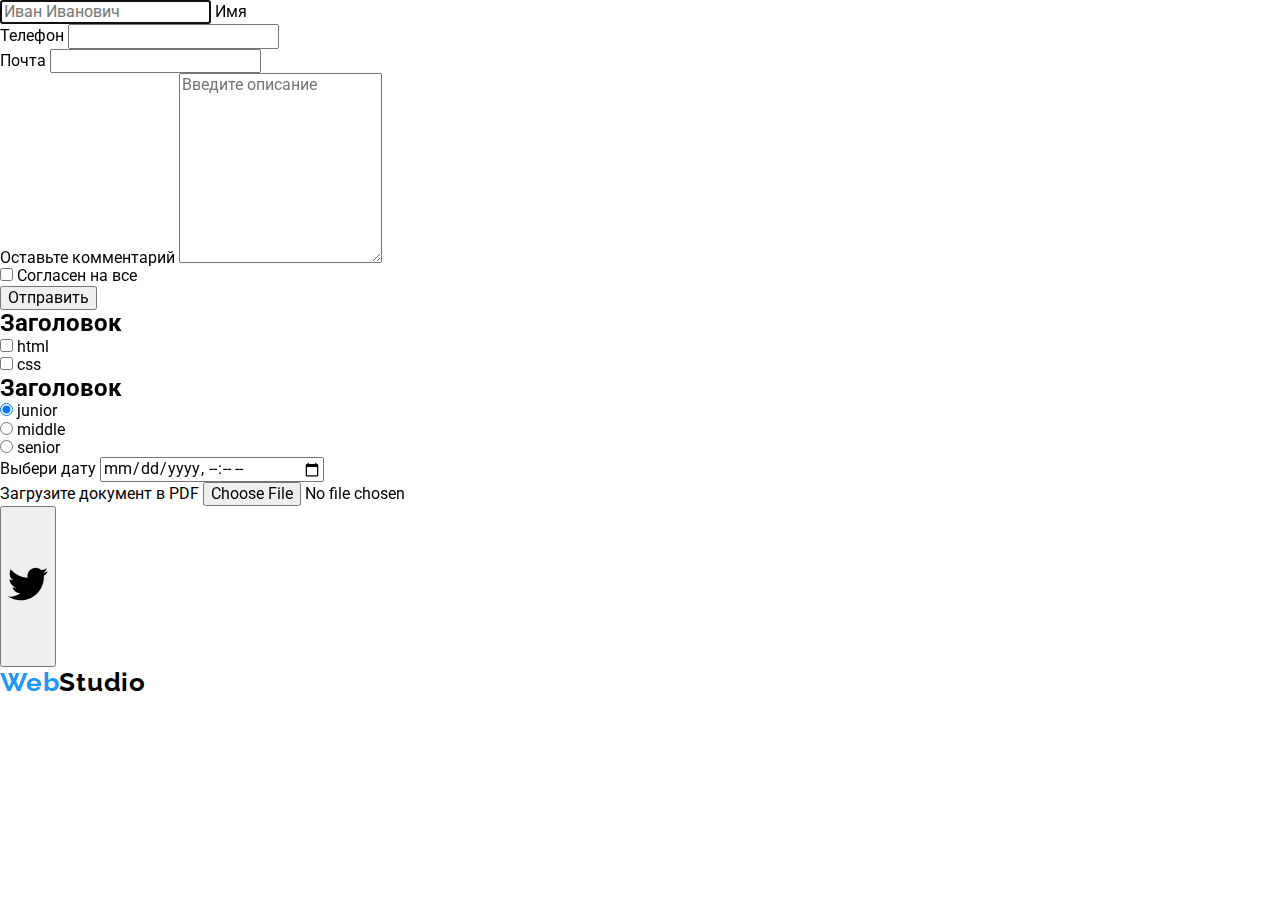
<file: form.html>
<!DOCTYPE html>
<html lang="ru">

<head>
    <meta charset="UTF-8">
    <meta http-equiv="X-UA-Compatible" content="IE=edge">
    <meta name="viewport" content="width=device-width, initial-scale=1.0">
    <link rel="preconnect" href="https://fonts.googleapis.com">
    <link rel="preconnect" href="https://fonts.gstatic.com" crossorigin>
    <link
        href="https://fonts.googleapis.com/css2?family=Raleway:wght@700&family=Roboto:wght@400;500;700;900&display=swap"
        rel="stylesheet">
    <link rel="stylesheet"
        href="https://cdnjs.cloudflare.com/ajax/libs/modern-normalize/1.0.0/modern-normalize.min.css" />
    <link rel="stylesheet" href="./css/main.min.css">
    <title>Студия</title>
</head>

<body>
    <!-- для лого и навигационных элементов -->
    <header class="menu">
        <div class="container header-container">
            <nav class="navigation">
                <a class="logo link" href="index.html" lang="en"><span class="logo-link logo-link-first">Web</span><span
                        class="logo-link logo-link-header">Studio</span> </a>
                <ul class="menu-item list">
                    <li class="menu-item-point">
                        <a class="menu-item-nav  menu-item-current link" href="index.html">Студия</a>
                    </li>
                    <li class="menu-item-point">
                        <a class="menu-item-nav link" href="portfolio.html">Портфолио</a>
                    </li>
                    <li class="menu-item-point">
                        <a class="menu-item-nav link" href="">Контакты</a>
                    </li>
                </ul>
            </nav>
            <ul class="menu-item-contacts list">
                <li class="menu-item-point">
                    <a class="menu-item-contact link" href="mailto:info@devstudio.com">
                        <svg class="icon-header" width="16px" height="12px">
                            <use href="./images/icons/sprite.svg#mail"></use>
                        </svg>info@devstudio.com</a>
                </li>

                <li class="menu-item-point">
                    <a class="menu-item-contact link" href="tel:+380961111111">
                        <svg class="icon-header" width="10px" height="16px">
                            <use href="./images/icons/sprite.svg#smartphone"></use>
                        </svg>+38 096 111 11 11</a>
                </li>
            </ul>
        </div>
    </header>

    <!-- main - для уникальной информации -->
    <main>
        <!-- form-->


        <form class="form js-speaker-form">

            <!-- ИМЯ -->
            <div class="form-field">
                <input type="text" name="name" id="name" placeholder="Иван Иванович" autofocus>
                <label for="name" class="form-label">Имя</label>
            </div>
            <!-- ТЕЛЕФОН -->
            <div class="form-field">
            <label for="tel" class="form-label">Телефон</label>
            <input type="tel" name="tel" id="tel">
</div>
            <!-- МЕЙЛ -->
            <div class="form-field">
            <label for="mail" class="form-label">Почта</label>
            <input type="email" name="mail" id="mail">
            </div>

            <div class="form-field">
                <label for="comment">Оставьте комментарий</label>
                <textarea class="comment" name="comment" id="comment" rows="10" placeholder="Введите описание"></textarea>
            </div>

            <div class="form-field">
                <input type="checkbox" name="policy" id="policy">
                <label for="policy">Согласен на все</label>
            </div>
            
            <button type="submit">Отправить</button>


            <!-- ЧЕКБОКСЫ у группы обязателен "name", через флексбокс не работает fieldset - для этого нужно input обернуть в <div role"group"-->
            <div role="group" class="group">
                <h2 class="group-title">Заголовок</h2>
                <ul class="topic-option">
                <li><input type="checkbox" name="topic" value="html" id="html">
                <label for="html">html</label>
                </li>
                <li><input type="checkbox" name="topic" value="css" id="css">
                <label for="css">css</label>
                </li>
            </ul>
            </div>


            <!-- ВЫБОР ИЗ НЕСКОЛЬКИХ ОДНОГО -->
            <div role="group" class="group">
                <h2 class="group-title">Заголовок</h2>
                
                <ul class="experience-option">
                    <li><input type="radio" name="experience" value="junior" id="junior" checked>
                    <label for="junior">junior</label></li>
                    
                    <li><input type="radio" name="experience" value="middle" id="middle">
                    <label for="middle">middle</label></li>
                    
                    <li><input type="radio" name="experience" value="senior" id="senior">
                    <label for="senior">senior</label></li>
                </ul>
            </div>


            <!-- Время -->
            <div class="form-field">
                <label for="date">Выбери дату</label>
                <input type="datetime-local" name="date" id="date" class="date">
            </div>

            <!-- зАГРУЗКА ФАЙЛА -->
            <div class="form-field">
                <label for="pdf">Загрузите документ в PDF</label>
                <input type="file" name="file" id="file">
            </div>

            <!-- КОММЕНТАРИИ -->
           

         

        </form>
        <div class="nav">

       
        <nav class="navigation">
        <button type="button" class="menu-btn is-open" aria-expanded="false" data-menu-button>
            <svg width="40px" heigth="40px" aria-label="Переключатель мобильного меню">
                <use class="icon-cross" href="./images/icons/sprite.svg#telegram"></use>
                <use class="icon-menu" href="./images/icons/sprite.svg#twitter"></use>
            </svg>
        </button>
        
        <div class="menu-2">
            <nav class="navigation">
                <a class="logo link" href="index.html" lang="en"><span class="logo__link logo_theme_accent">Web</span><span
                        class="logo__link logo_theme_light">Studio</span>
                </a>
                <ul class="list menu">
                    <li class="menu__item">
                        <a class="menu__link menu__link_current link" href="index.html">Студия</a>
                    </li>
                    <li class="menu__item">
                        <a class="menu__link link" href="portfolio.html">Портфолио</a>
                    </li>
                    <li class="menu__item">
                        <a class="menu__link link" href="">Контакты</a>
                    </li>
                </ul>
        </div>
        </nav>


        <nav class="nav">
        
    </nav>
    </div>

    </footer>
    <div class="backdrop is-hidden" data-modal>
        <div class="modal">
            <button type="button" class="modal-close-btn" data-modal-close>
                <svg class="modal-close-logo" width="20px" height="20px">
                    <use href="./images/icons/sprite.svg#telegram"></use>
                </svg>
            </button>
        </div>
    </div>
    <script src="./js/modal.js"></script>
</body>

</html>
</file>
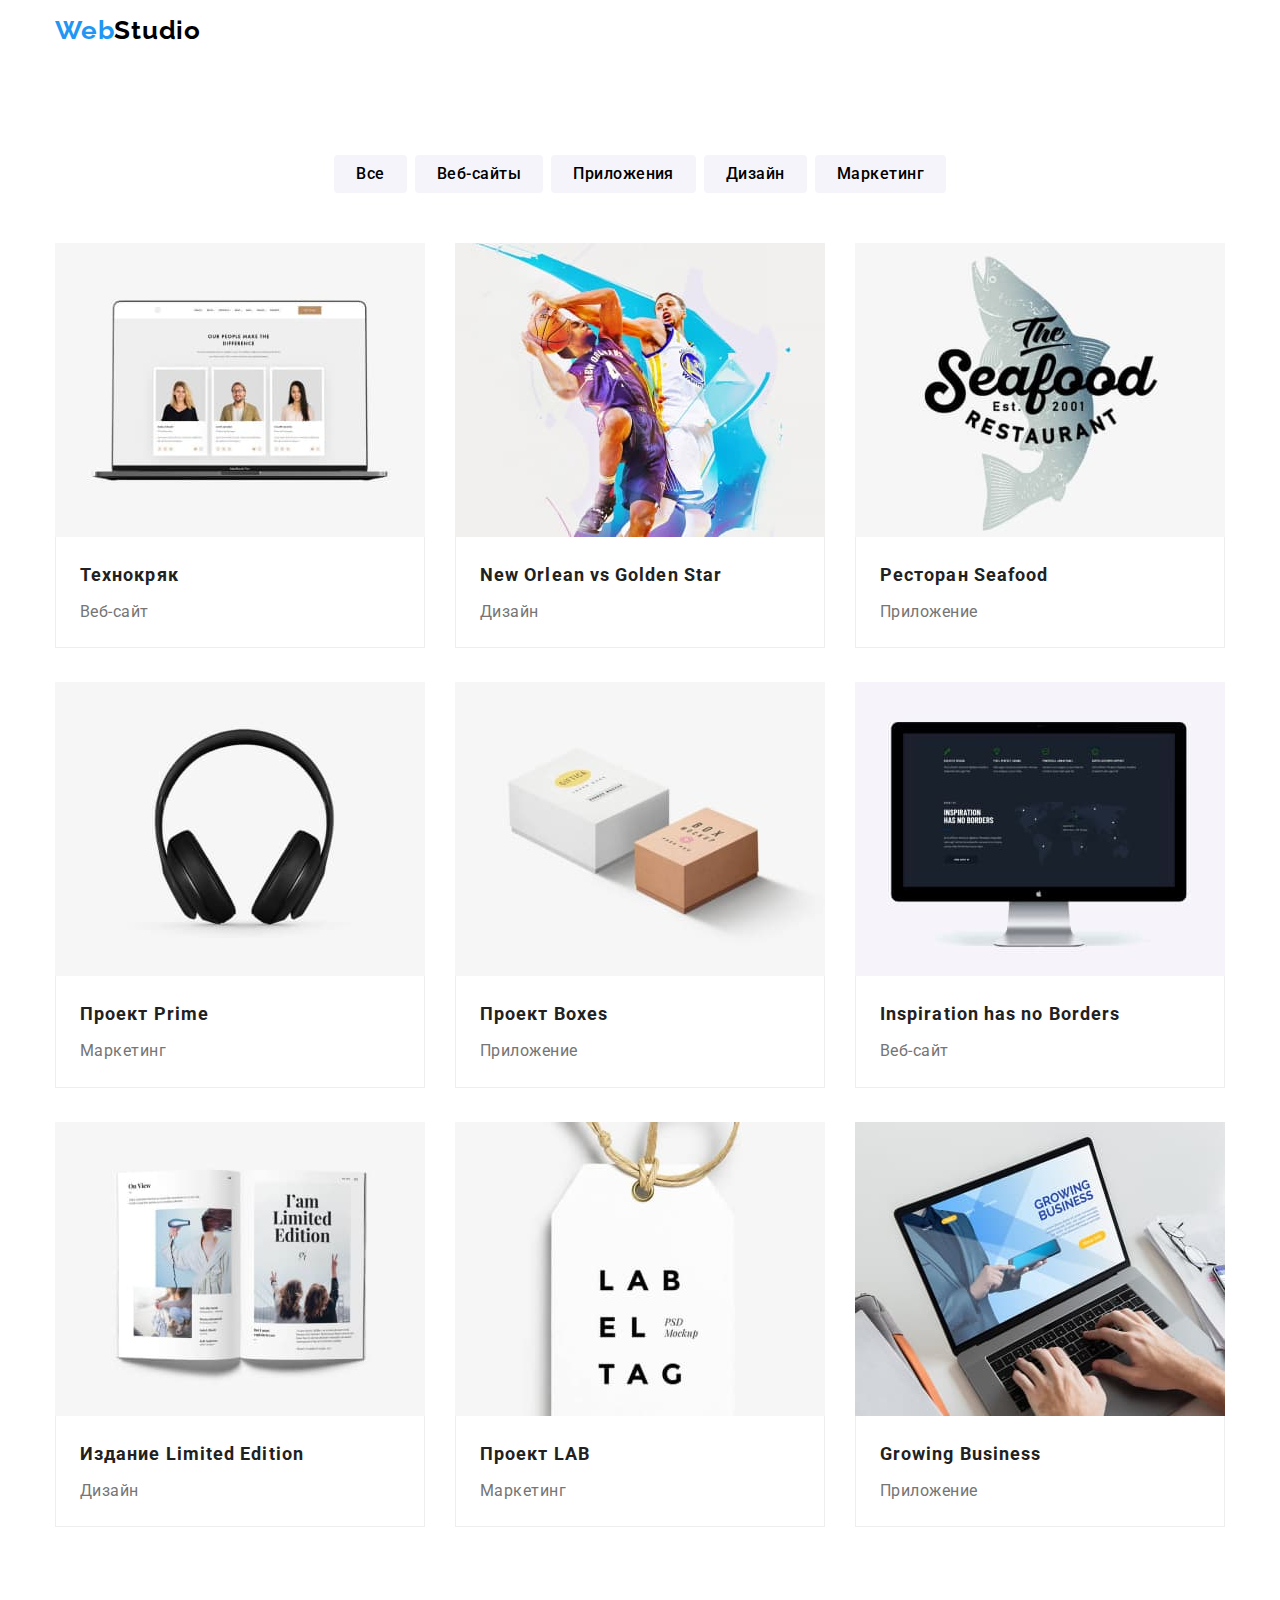
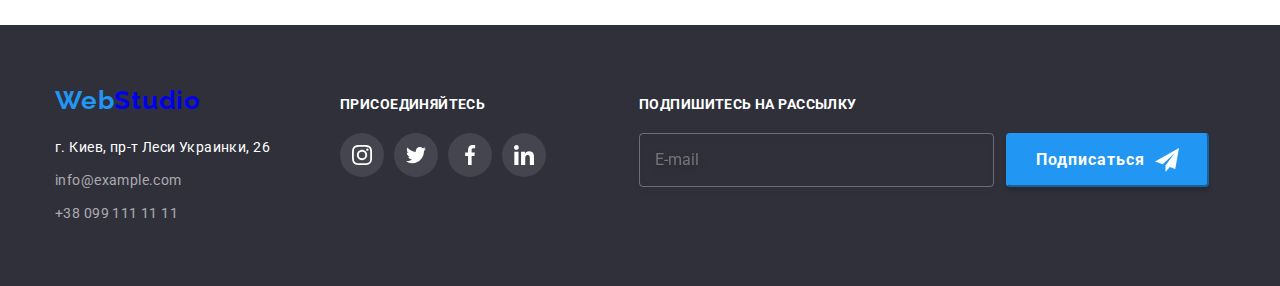
<file: portfolio.html>
<!DOCTYPE html>
<html lang="ru">

<head>
    <meta charset="UTF-8">
    <meta http-equiv="X-UA-Compatible" content="IE=edge">
    <meta name="viewport" content="width=device-width, initial-scale=1.0">
    <link rel="preconnect" href="https://fonts.googleapis.com">
    <link rel="preconnect" href="https://fonts.gstatic.com" crossorigin>
    <link rel="stylesheet"
        href="https://cdnjs.cloudflare.com/ajax/libs/modern-normalize/1.0.0/modern-normalize.min.css" />
            <link href="https://fonts.googleapis.com/css2?family=Raleway:wght@700&family=Roboto:wght@400;500;700;900&display=swap"
                rel="stylesheet">
    <link rel="stylesheet" href="./css/main.min.css" />
    <title>Портфолио</title>
</head>

<body>
    <!-- Navigation -->
    <header class="page-header">
        <div class="container page-header__container">
            <nav class="navigation">
                <a class="logo link" href="index.html" lang="en"><span class="logo__link logo_theme_accent">Web</span><span
                        class="logo__link logo_theme_light">Studio</span>
                </a>
                <ul class="list menu">
                    <li class="menu__item">
                        <a class="menu__link link" href="index.html">Студия</a>
                    </li>
                    <li class="menu__item">
                        <a class="menu__link menu__link_current link link" href="portfolio.html">Портфолио</a>
                    </li>
                    <li class="menu__item">
                        <a class="menu__link link" href="">Контакты</a>
                    </li>
                </ul>
            </nav>
            <ul class="contacts list">
                <li class="contacts__item">
                    <a class="contacts__mail link" href="mailto:info@devstudio.com">
                        <svg class="contacts__icon" width="16px" height="12px">
                            <use href="./images/icons/sprite.svg#mail"></use>
                        </svg>info@devstudio.com</a>
                </li>
    
                <li class="contacts__item">
                    <a class="contacts__phone-number link" href="tel:+380961111111">
                        <svg class="contacts__icon" width="10px" height="16px">
                            <use href="./images/icons/sprite.svg#smartphone"></use>
                        </svg>+38 096 111 11 11</a>
                </li>
            </ul>
        </div>
    </header>

    <!-- main - для уникальной информации -->
    <main>
        <!-- filter section-->
        <!-- <h1>Наши работы</h1> его на макете нет, пока не знаю как скрыть его в css -->
        <section class="portfolio section">
            <div class="container">
                <ul class="portfolio-btn list">
                    <li class="portfolio-btn-margin">
                        <button class="btn nav" type="button">Все</button>
                    </li>
                    <li class="portfolio-btn-margin">
                        <button class="btn nav" type="button">Веб-сайты</button>
                    </li>
                    <li class="portfolio-btn-margin">
                        <button class="btn nav" type="button">Приложения</button>
                    </li>
                    <li class="portfolio-btn-margin">
                        <button class="btn nav" type="button">Дизайн</button>
                    </li>
                    <li class="portfolio-btn-margin">
                        <button class="btn nav" type="button">Маркетинг</button>
                    </li>
                </ul>
                <ul class="portfolio-nav list">
                    <li class="portfolio-margin">
                       <a class="portfolio-design link" href="">
                        <div class="portfolio-nav-effects">
                            <img src="./images/portfolio/technokryak.jpg" width="370" height="294"
                                alt="Пример дизайна сайта">
                                <div class="portfolio-nav-text">
                                <p >Ресурс предлагает комплексные предложения с разным уровнем функционала и сервисов. Все это позволит посетителю получить
                                исчерпывающие сведения о компании или частном лице.</p>
                                </div>
                            </div>
                      <div class="portfolio-border">
                            <h2 class="header">Технокряк</h2>
                            <p class="paragraf">Веб-сайт</p>
                        </div>
                        </a>
                    </li>

                    <li class="portfolio-margin">
                        <a class="portfolio-design link" href="">
                            <div class="portfolio-nav-effects">
                                <img src="./images/portfolio/neworlean-vs-goldenttar.jpg" width="370" height="294" alt="Пример дизайна сайта">
                                <div class="portfolio-nav-text">
                                    <p>Ресурс предлагает комплексные предложения с разным уровнем функционала и сервисов. Все это позволит
                                        посетителю получить
                                        исчерпывающие сведения о компании или частном лице.</p>
                                </div>
                            </div>
                            <div class="portfolio-border">
                                <h2 class="header">New Orlean vs Golden Star</h2>
                                <p class="paragraf">Дизайн</p>
                            </div>
                            </a>
                    </li>

                    <li class="portfolio-margin">
                        <a class="link portfolio-design" href="">
                            <div class="portfolio-nav-effects">
                            <img src="./images/portfolio/seafood.jpg" width="370" height="294"
                                alt="Пример логотипа для ресторана морской кухни">
                                <div class="portfolio-nav-text">
                                <p>Ресурс предлагает комплексные предложения с разным уровнем функционала и сервисов. Все это позволит
                                    посетителю получить
                                    исчерпывающие сведения о компании или частном лице.</p></div></div>
                            <div class="portfolio-border">
                                <h2 class="header">Ресторан Seafood</h2>
                                <p class="paragraf">Приложение</p>
                            </div>
                            </a>
                    </li>
                    <li class="portfolio-margin">
                        <a class="link portfolio-design" href="">
                            <div class="portfolio-nav-effects">
                            <img src="./images/portfolio/prime.jpg" width="370" height="294" alt="Наушники">
                            <div class="portfolio-nav-text">
                                <p>Ресурс предлагает комплексные предложения с разным уровнем функционала и сервисов. Все это позволит
                                    посетителю получить
                                    исчерпывающие сведения о компании или частном лице.</p>
                            </div>
                            </div>
                            <div class="portfolio-border">
                                <h2 class="header">Проект Prime</h2>
                                <p class="paragraf">Маркетинг</p>
                            </div>
                            </a>
                    </li>
                    <li class="portfolio-margin">
                        <a class="link portfolio-design" href="">
                            <div class="portfolio-nav-effects">
                            <img src="./images/portfolio/boxes.jpg" width="370" height="294" alt="Две коробки">
                            <div class="portfolio-nav-text">
                                <p>Ресурс предлагает комплексные предложения с разным уровнем функционала и сервисов. Все это позволит
                                    посетителю получить
                                    исчерпывающие сведения о компании или частном лице.</p>
                            </div>
                            </div>
                            <div class="portfolio-border">
                                <h2 class="header">Проект Boxes</h2>
                                <p class="paragraf">Приложение</p>
                            </div>
                            </a>
                    </li>
                    <li class="portfolio-margin">
                        <a class="link  portfolio-design" href="">
                            <div class="portfolio-nav-effects">
                            <img src="./images/portfolio/inspiration-has-no-borders.jpg" width="370" height="294"
                                alt="Монитор с примером сайта">
                                <div class="portfolio-nav-text">
                                    <p>Ресурс предлагает комплексные предложения с разным уровнем функционала и сервисов. Все это позволит
                                        посетителю получить
                                        исчерпывающие сведения о компании или частном лице.</p>
                                </div>
                                </div>
                            <div class="portfolio-border">
                                <h2 class="header">Inspiration has no Borders</h2>
                                <p class="paragraf">Веб-сайт</p>
                            </div>
                            </a>
                    </li>
                    <li class="portfolio-margin">
                        <a class="link portfolio-design" href="">
                            <div class="portfolio-nav-effects">
                            <img src="./images/portfolio/limited-edition.jpg" width="370" height="294"
                                alt="Раскрытый журнал">
                                <div class="portfolio-nav-text">
                                    <p>Ресурс предлагает комплексные предложения с разным уровнем функционала и сервисов. Все это позволит
                                        посетителю получить
                                        исчерпывающие сведения о компании или частном лице.</p>
                                </div>
                                </div>
                            <div class="portfolio-border">
                                <h2 class="header">Издание Limited Edition</h2>
                                <p class="paragraf">Дизайн</p>
                            </div>
                            </a>
                    </li>
                    <li class="portfolio-margin">
                        <a class="link portfolio-design" href="">
                            <div class="portfolio-nav-effects">
                            <img src="./images/portfolio/Lab.jpg" width="370" height="294"
                                alt="Бирка с надписью Проект LAB">
                                <div class="portfolio-nav-text">
                                    <p>Ресурс предлагает комплексные предложения с разным уровнем функционала и сервисов. Все это позволит
                                        посетителю получить
                                        исчерпывающие сведения о компании или частном лице.</p>
                                </div>
                                </div>
                            <div class="portfolio-border">
                                <h2 class="header">Проект LAB</h2>
                                <p class="paragraf">Маркетинг</p>
                            </div></a>
                    </li>
                    <li class="portfolio-margin">
                        <a class="link  portfolio-design" href="">
                            <div class="portfolio-nav-effects">
                            <img src="./images/portfolio/growing-business.jpg" width="370" height="294"
                                alt="Мужчина печатает на ноутбуке">
                                <div class="portfolio-nav-text">
                                    <p>Ресурс предлагает комплексные предложения с разным уровнем функционала и сервисов. Все это позволит
                                        посетителю получить
                                        исчерпывающие сведения о компании или частном лице.</p>
                                </div>
                                </div>
                            <div class="portfolio-border">
                                <h2 class="header">Growing Business</h2>
                                <p class="paragraf">Приложение</p>
                            </div>
                            </a>
                    </li>
                </ul>
            </div>
        </section>
    </main>
    <!-- Contact information section -->
<footer class="footer">
    <div class="footer-block container">
        <div class="footer-contacts">
            <a class="footer-contacts-block link" href="index.html" lang="en"><span
                    class="logo__link logo_theme_accent">Web</span><span
                    class="logo__link logo_theme_dark">Studio</span>
            </a>
            <address class="address">
                <ul class="list">
                    <li class="footer-padding">
                        <a class="footer-address link" href="https://goo.gl/maps/r1W3MAJtYw23ALMS6" target="_blank"
                            rel="noopener noreferrer">
                            г. Киев, пр-т Леси Украинки, 26</a>
                    </li>

                    <li class="footer-padding">
                        <a class="footer-contact-mail link" href="mailto:info@example.com">info@example.com</a>
                    </li>

                    <li class="footer-padding">
                        <a class="footer-phone-number link" href="tel:+3809911111111">+38 099 111 11 11</a>
                    </li>
                </ul>
            </address>
        </div>
        <div class="footer-social">
            <h3 class="footer-header">присоединяйтесь</h3>
            <ul class="footer-item list">
                <li class="footer-item-list">
                    <a class="footer-social-link" href=""><svg class="footer-item-logo">
                            <use href="./images/icons/sprite.svg#instagram"></use>
                        </svg></a>
                </li>
                <li class="footer-item-list">
                    <a class="footer-social-link" href=""><svg class="footer-item-logo">
                            <use href="./images/icons/sprite.svg#twitter"></use>
                        </svg></a>
                </li>
                <li class="footer-item-list">
                    <a class="footer-social-link" href=""><svg class="footer-item-logo">
                            <use href="./images/icons/sprite.svg#facebook"></use>
                        </svg></a>
                </li>
                <li class="footer-item-list">
                    <a class="footer-social-link" href=""><svg class="footer-item-logo">
                            <use href="./images/icons/sprite.svg#linkedin"></use>
                        </svg></a>
                </li>
            </ul>
        </div>
        <div class="footer-subscription">
            <h3 class="footer-header">Подпишитесь на рассылку</h3>
            <form class="footer-form">
                <div class="test-111">
                    <input class="footer-subscription-input" type="email" name="mail" id="mail" placeholder="E-mail" />

                    <button class="footet-subscription-btn" type="submit">
                        Подписаться
                        <svg class="footer-subscription-icon">
                            <use href="./images/icons/sprite.svg#send"></use>
                        </svg>
                    </button>
                </div>
            </form>
        </div>
    </div>
</footer>
</body>

</html>
</file>
<file: css/main.min.css>
h1,h2,h3,h4,h5,h6,p{margin-top:0;margin-bottom:0}ul,ol{margin-top:0;margin-bottom:0;padding-left:0}img{display:block}.link{text-decoration:none}.list{list-style:none}body{font-family:var(--primary-font)}.container{width:100%;padding-left:15px;padding-right:15px}@media screen and (min-width: 480px){.container{width:480px;margin-left:auto;margin-right:auto}}@media screen and (min-width: 768px){.container{width:768px}}@media screen and (min-width: 1200px){.container{width:1200px}}.section{padding-top:94px;padding-bottom:94px}.clients-item{display:flex;justify-content:center}.clients-item-list{display:flex;justify-content:center;align-items:stretch}.clients-item-list:not(:last-child){margin-right:30px}.clients-link{width:170px;height:92px;border:1px solid #afb1b8;border-radius:4px;transition:border 250ms cubic-bezier(0.4, 0, 0.2, 1)}.clients-link:hover,.clients-link:focus{border:1px solid #2196f3;border-radius:4px}.clients-logo{fill:#afb1b8;width:106px;height:60px;transition:fill 250ms cubic-bezier(0.4, 0, 0.2, 1)}.clients-logo:hover,.clients-logo:focus{fill:var(--accent-color)}.clients-link:hover .clients-logo,.clients-link:focus .clients-logo{fill:var(--accent-color)}.hero{background-image:linear-gradient(rgba(47, 48, 58, 0.4), rgba(47, 48, 58, 0.4)),url(../images/hero/banner.jpg);background-repeat:no-repeat;max-width:1600px;display:block;margin:0 auto;background-color:#2f303a;padding-top:200px;padding-bottom:200px;width:auto;text-align:center}.hero__header{font-weight:900;font-size:44px;line-height:1.36;text-align:center;letter-spacing:.06em;text-transform:uppercase;color:var(--text-white);max-width:696px;margin:auto}.hero__btn{font-family:inherit;font-size:16px;text-align:center;cursor:pointer;font-weight:700;line-height:1.88;color:var(--text-white);border-radius:4px;border:0;transition:background-color 250ms cubic-bezier(0.4, 0, 0.2, 1)}.hero__btn_theme{padding:10px 32px;min-width:200px;margin-top:30px;background-color:#2196f3}.hero__btn_theme:hover,.hero__btn_theme:focus{background-color:#188ce8}.our-specialty{background-color:#fff}.our-specialt-list{display:flex;flex-wrap:wrap;margin-left:-30px;margin-top:-30px}.our-specialty-card{flex-basis:calc((100% - 90px)/3);margin-left:30px;margin-top:30px}.our-specialty-header{font-size:14px;font-weight:700;line-height:1.1;letter-spacing:.03em;text-transform:uppercase;color:var(--text-white);background-color:rgba(47,48,58,.8);text-align:center;padding-top:27px;padding-bottom:27px;position:absolute;bottom:0;left:0;width:100%}.our-specialty-block{position:relative;width:100%}.portfolio{background-color:#fff}.portfolio-design{display:inline-block;transition:box-shadow 250ms cubic-bezier(0.4, 0, 0.2, 1);overflow:hidden}.portfolio-design:hover,.portfolio-design:focus{box-shadow:0px 1px 1px rgba(0,0,0,.12),0px 4px 4px rgba(0,0,0,.06),1px 4px 6px rgba(0,0,0,.16)}.portfolio-btn{display:flex;margin-bottom:50px;justify-content:center}.portfolio-btn-margin{margin-right:8px}.portfolio-btn-margin:nth-child(5n){margin-right:0px}.portfolio-nav{display:flex;flex-wrap:wrap}.portfolio-nav .header{color:var(--text-color-first);font-weight:700;font-size:18px;line-height:2;letter-spacing:.06em;margin-bottom:4px}.portfolio-nav .paragraf{font-weight:400;font-size:16px;line-height:1.88;letter-spacing:.03em;color:var(--text-color-second)}.portfolio-margin{flex-basis:calc((100% - 90px)/3);margin-right:30px;margin-bottom:30px;transition:box-shadow 250ms cubic-bezier(0.4, 0, 0.2, 1)}.portfolio-margin:nth-child(3n){margin-right:0px}.portfolio-margin:nth-last-child(-n+3){margin-bottom:0}.portfolio-border{border-left:1px solid #eee;border-right:1px solid #eee;border-bottom:1px solid #eee;padding:20px 24px}.social-list-img{width:32px;height:32px}.portfolio-nav-effects{position:relative;overflow:hidden}.portfolio-nav-text{background-color:rgba(33,150,243,.9);height:100%;width:100%;padding-left:24px;padding-right:24px;color:var(--text-white);font-size:18px;line-height:1.56;display:flex;align-items:center;position:absolute;overflow:hidden;top:0;left:0;transition:transform 250ms cubic-bezier(0.4, 0, 0.2, 1),opacity 250ms cubic-bezier(0.4, 0, 0.2, 1);transform:translate(0%, 100%);opacity:0}.portfolio-nav-effects:hover .portfolio-nav-text,.portfolio-nav-effects:focus .portfolio-nav-text{opacity:1;transform:translate(0, 0)}.portfolio-design:hover .portfolio-nav-text,.portfolio-design:focus .portfolio-nav-text{opacity:1;transform:translate(0, 0)}.employee{display:flex;flex-wrap:wrap;margin-left:-30px;margin-top:-30px}.employees-card{flex-basis:calc((100% - 120px)/4);margin-left:30px;margin-top:30px;box-shadow:0px 1px 3px rgba(0,0,0,.12),0px 1px 1px rgba(0,0,0,.14),0px 2px 1px rgba(0,0,0,.2);border-radius:0px 0px 4px 4px}.employees-border{background:#fff;padding-top:30px;padding-bottom:30px}.our-team-names{font-weight:500;font-size:16px;line-height:1.18;text-align:center;letter-spacing:.03em;margin-bottom:10px}.our-team{background-color:#f5f4fa}.our-team-position{font-weight:400;font-size:16px;line-height:1.18;text-align:center;letter-spacing:.03em;color:var(--text-color-second);margin-bottom:16px}.our-team-item{display:flex;justify-content:center}.our-team-social-link{width:44px;height:44px;border-radius:50%;transition:background-color 250ms cubic-bezier(0.4, 0, 0.2, 1)}.our-team-social-link:hover,.our-team-social-link:focus{background-color:var(--accent-color)}.our-team-item-logo{fill:var(--icon-fill);transition:fill 250ms cubic-bezier(0.4, 0, 0.2, 1)}.our-team-social-link:hover .our-team-item-logo,.our-team-social-link:focus .our-team-item-logo{fill:var(--text-white)}.our-team-item-logo:hover{fill:var(--text-white)}.our-team-item-list:not(:last-child){margin-right:10px}.values{background-color:#fff;padding-bottom:0%}.values__blocks{background-color:#f5f4fa;margin-bottom:30px;height:120px}.values__icon{width:70px;height:70px}.values__list{display:flex;justify-content:space-between}.values-margin:not(:last-child){margin-right:30px}.values__header{font-size:14px;font-weight:700;line-height:1.1;letter-spacing:.03em;text-transform:uppercase;margin-bottom:10px}.values__text{font-size:14px;font-weight:400;line-height:1.71;letter-spacing:.03em;color:var(--text-color-second)}.footer{background-color:#2f303a;padding-top:60px;padding-bottom:60px;display:flex}.footer-contacts{margin-right:70px}.footer-contacts-block{display:block;margin-bottom:20px}.footer-block{display:flex;flex-direction:row;align-items:baseline}.footer-address{font-style:normal;font-weight:400;font-size:14px;line-height:1.71;letter-spacing:.03em;color:var(--text-white);transition:color 250ms cubic-bezier(0.4, 0, 0.2, 1)}.footer-address:hover,.footer-address:focus{color:var(--accent-color)}.footer-padding:not(:last-child){margin-bottom:9px}.footer-contact-mail{font-style:normal;font-weight:400;font-size:14px;line-height:1.71;letter-spacing:.03em;color:rgba(255,255,255,.6);transition:color 250ms cubic-bezier(0.4, 0, 0.2, 1)}.footer-contact-mail:hover,.footer-contact-mail:focus{color:var(--accent-color)}.footer-phone-number{font-style:normal;font-weight:400;font-size:14px;line-height:1.71;letter-spacing:.03em;color:rgba(255,255,255,.6);transition:color 250ms cubic-bezier(0.4, 0, 0.2, 1)}.footer-phone-number:focus,.footer-phone-number:hover{color:var(--accent-color)}.footer-social{display:flex;flex-direction:column}.footer-header{font-size:14px;font-weight:700;line-height:1.1;letter-spacing:.03em;text-transform:uppercase;margin-bottom:20px;color:var(--text-white)}.footer-item{display:flex}.footer-item-list:not(:last-child){margin-right:10px}.footer-social-link{width:44px;height:44px;border-radius:50%;background-color:rgba(255,255,255,.1);transition:background-color 250ms cubic-bezier(0.4, 0, 0.2, 1)}.footer-social-link:hover,.footer-social-link:focus{background-color:var(--accent-color)}.footer-item-logo{fill:var(--text-white);width:20px;height:20px}.footer-subscription{display:flex;flex-direction:column;margin-left:93px;width:570px}.footer-subscription-input{border:1px solid rgba(255,255,255,.3);filter:drop-shadow(0px 4px 4px rgba(0, 0, 0, 0.15));border-radius:4px;background-color:rgba(0,0,0,0);width:358px;padding:15px;display:block;color:var(--text-white)}.modal-close-logo{width:20px;height:20px}.test-111{display:flex}.footet-subscription-btn{background:var(--accent-color);box-shadow:0px 4px 4px rgba(0,0,0,.15);border-radius:4px;font-weight:700;font-size:16px;line-height:1.88;align-items:center;text-align:center;letter-spacing:.06em;color:var(--text-white);display:flex;padding:10px 28px;margin-left:12px;border-color:var(--accent-color);cursor:pointer}.footet-subscription-btn:hover{background-color:#188ce8;border-color:#188ce8}.footer-subscription-icon{width:24px;height:24px;margin-left:10px}.menu{display:none}.contacts{display:none}.page-header{padding-top:15px;padding-bottom:15px}.page-header__container{display:flex;justify-content:space-between;align-items:center}.mobile-menu-open-btn{background-color:rgba(0,0,0,0);padding:0;border:none;line-height:0;fill:var(--text-black);transition:fill 250ms cubic-bezier(0.4, 0, 0.2, 1)}.mobile-menu-open-btn:hover,.mobile-menu-open-btn:focus{fill:var(--accent-color)}:root{--primary-font: "Roboto", sans-serif;--secondary-font: "Raleway", sans-serif;--text-color-first: #212121;--text-color-second: #757575;--accent-color: #2196F3;--text-black: black;--text-white: white;--icon-fill: #AFB1B8}.visually-hidden{position:absolute;width:1px;height:1px;margin:-1px;border:0;padding:0;white-space:nowrap;clip-path:inset(100%);clip:rect(0 0 0 0);overflow:hidden}.checkbox__label,.modal__btn_close,.clients-link,.our-team-social-link,.values__blocks,.footer-social-link{display:flex;justify-content:center;align-items:center}.btn{font-family:inherit;font-size:16px;text-align:center;cursor:pointer;border-radius:4px;border:0}.btn.nav{font-weight:500;line-height:1.63;letter-spacing:.03em;background-color:#f5f4fa;min-width:73px;padding:6px 22px;transition:color 250ms cubic-bezier(0.4, 0, 0.2, 1),background-color 250ms cubic-bezier(0.4, 0, 0.2, 1)}.nav:hover,.nav:focus{color:var(--text-white);background-color:var(--accent-color);border-radius:4px;box-shadow:0px 3px 1px rgba(0,0,0,.1),0px 1px 2px rgba(0,0,0,.08),0px 2px 2px rgba(0,0,0,.12)}.logo__link{font-family:var(--secondary-font);font-weight:700;font-size:26px;line-height:1.19;letter-spacing:.03em}.logo_theme_accent{color:var(--accent-color)}.logo_theme_light{color:var(--text-black)}.section-title{font-weight:700;font-size:36px;line-height:1.16;text-align:center;letter-spacing:.03em;margin-bottom:50px}.backdrop{position:fixed;top:0;left:0;width:100%;height:100%;background-color:rgba(0,0,0,.2);transition:opacity 250ms cubic-bezier(0.4, 0, 0.2, 1),visibility 250ms cubic-bezier(0.4, 0, 0.2, 1)}.backdrop.is-hidden{opacity:0;visibility:hidden;pointer-events:none}.modal{position:absolute;top:50%;left:50%;transform:translate(-50%, -50%);width:528px;background-color:#fff;box-shadow:0px 1px 3px rgba(0,0,0,.12),0px 1px 1px rgba(0,0,0,.14),0px 2px 1px rgba(0,0,0,.2);border-radius:4px;padding:40px}.modal__btn_close{width:30px;height:30px;border:1px solid rgba(0,0,0,.1);border-radius:50%;background-color:rgba(0,0,0,0);cursor:pointer;padding:0;position:absolute;top:10px;right:10px;transition:fill 250ms cubic-bezier(0.4, 0, 0.2, 1)}.modal__btn_close:hover,.modal__btn_close:focus{fill:var(--accent-color)}.contact-form{display:flex;flex-direction:column}.contact-form__header{font-weight:700;font-size:20px;line-height:1.15;text-align:center;letter-spacing:.03em;margin-bottom:12px;color:#212121}.form-logo{width:20px;height:20px}.contact-form__input{width:100%;height:40px;padding-left:42px;border:1px solid rgba(33,33,33,.2);border-radius:4px;transition:border-color 250ms cubic-bezier(0.4, 0, 0.2, 1)}.contact-form__input:focus{border-color:var(--accent-color);outline:none}.contact-form__field{font-size:12px;color:var(--text-color-second)}.contact-form__input_wrapper{position:relative;margin-top:4px;margin-bottom:10px}.contact-form__icon{position:absolute;top:50%;transform:translateY(-50%);left:12px;width:18px;height:18px;fill:var(--text-color-first);transition:fill 250ms cubic-bezier(0.4, 0, 0.2, 1)}.contact-form__input:focus+.contact-form__icon{fill:#2196f3}.contact-form__comment{width:100%;height:120px;margin-top:4px;border-radius:6px;font-size:14px;border:1px solid rgba(33,33,33,.2);resize:none;padding:12px 16px;transition:border-color 250ms cubic-bezier(0.4, 0, 0.2, 1)}.contact-form__comment:focus{outline:none;border-color:var(--accent-color)}.contact-form__btn{margin:0 auto;display:block;min-width:200px;align-self:center;background-color:var(--accent-color);box-shadow:0px 4px 4px rgba(0,0,0,.15);border-radius:4px;color:var(--text-white);font-weight:700;font-size:16px;line-height:2;letter-spacing:.06em;padding:10px 56px;cursor:pointer;border:1px solid var(--accent-color);transition:background-color 250ms cubic-bezier(0.4, 0, 0.2, 1),color 250ms 250ms cubic-bezier(0.4, 0, 0.2, 1)}.contact-form__btn:hover,.contact-form__btn:focus{background-color:#188ce8;box-shadow:0px 4px 4px rgba(0,0,0,.15)}.checkbox__label{margin-top:20px;font-size:14px;margin-bottom:30px;line-height:1.71;letter-spacing:.03em;color:var(--text-color-second);transition:border-color 250ms cubic-bezier(0.4, 0, 0.2, 1)}.checkbox__label::before{display:block;width:16px;height:16px;margin-right:10px;border:2px solid #000;background-repeat:no-repeat;border-radius:2px;cursor:pointer;content:"";margin-right:10px}.checkbox:checked+.checkbox__label::before{background-color:var(--accent-color);background-position:center;background-image:url(../images/icons/check.svg);background-repeat:no-repeat;border-color:var(--accent-color)}.checkbox:focus+.checkbox__label::before,.checkbox:hover+.checkbox__label::before{border-color:var(--accent-color)}.checkbox__link{font-size:14px;line-height:1.71;letter-spacing:.03em;color:var(--accent-color)}@media screen and (max-width: 767px){.mobile-menu{position:fixed;left:0;top:0;width:100%;height:100%;background-color:var(--text-white);opacity:0;visibility:hidden;pointer-events:none;transition:opacity 250ms cubic-bezier(0.4, 0, 0.2, 1),visibility 250ms cubic-bezier(0.4, 0, 0.2, 1)}.mobile-menu.is-open{opacity:1;visibility:visible;pointer-events:auto}.mobile-menu__container{position:relative;padding-top:48px;padding-bottom:48px;padding-left:22px}.mobile-menu__close-btn{position:absolute;align-items:center;top:10px;right:15px;background-color:rgba(0,0,0,0);border:none;padding:0;line-height:0}.mobile-menu__close-icon{transition:fill 250ms cubic-bezier(0.4, 0, 0.2, 1)}.mobile-menu__close-icon:hover,.mobile-menu__close-icon:focus{fill:var(--accent-color)}.mobile-menu__link{font-weight:500;font-size:40px;line-height:1.18;text-align:center;letter-spacing:.02em;color:inherit;transition:color 250ms cubic-bezier(0.4, 0, 0.2, 1)}.mobile-menu__link:hover,.mobile-menu__link:focus{color:var(--accent-color)}.mobile_menu__item:not(:last-child){margin-bottom:32px}.mobile-contacts__phone-number{margin-top:302px;margin-bottom:32px}.mobile-contacts__phone-number-link{font-weight:500;font-size:34px;line-height:1.18;letter-spacing:.02em;color:var(--accent-color)}.mobile-contacts__mail{margin-bottom:64px}.mobile-contacts__mail-link{font-weight:500;font-size:24px;line-height:1.17;letter-spacing:.02em;color:var(--text-color-second)}.mobile-contacts__social{display:flex}.mobile-contacts__item:not(:last-child):after{content:" ";border:1px solid rgba(33,33,33,.2);transform:rotate(90deg);margin-left:10px;margin-right:10px}.mobile-contacts__link{font-weight:500;font-size:18px;line-height:1.22;letter-spacing:.02em;color:var(--accent-color)}}@media screen and (min-width: 768px){.mobile-menu{display:none}}/*# sourceMappingURL=main.min.css.map */
</file>
